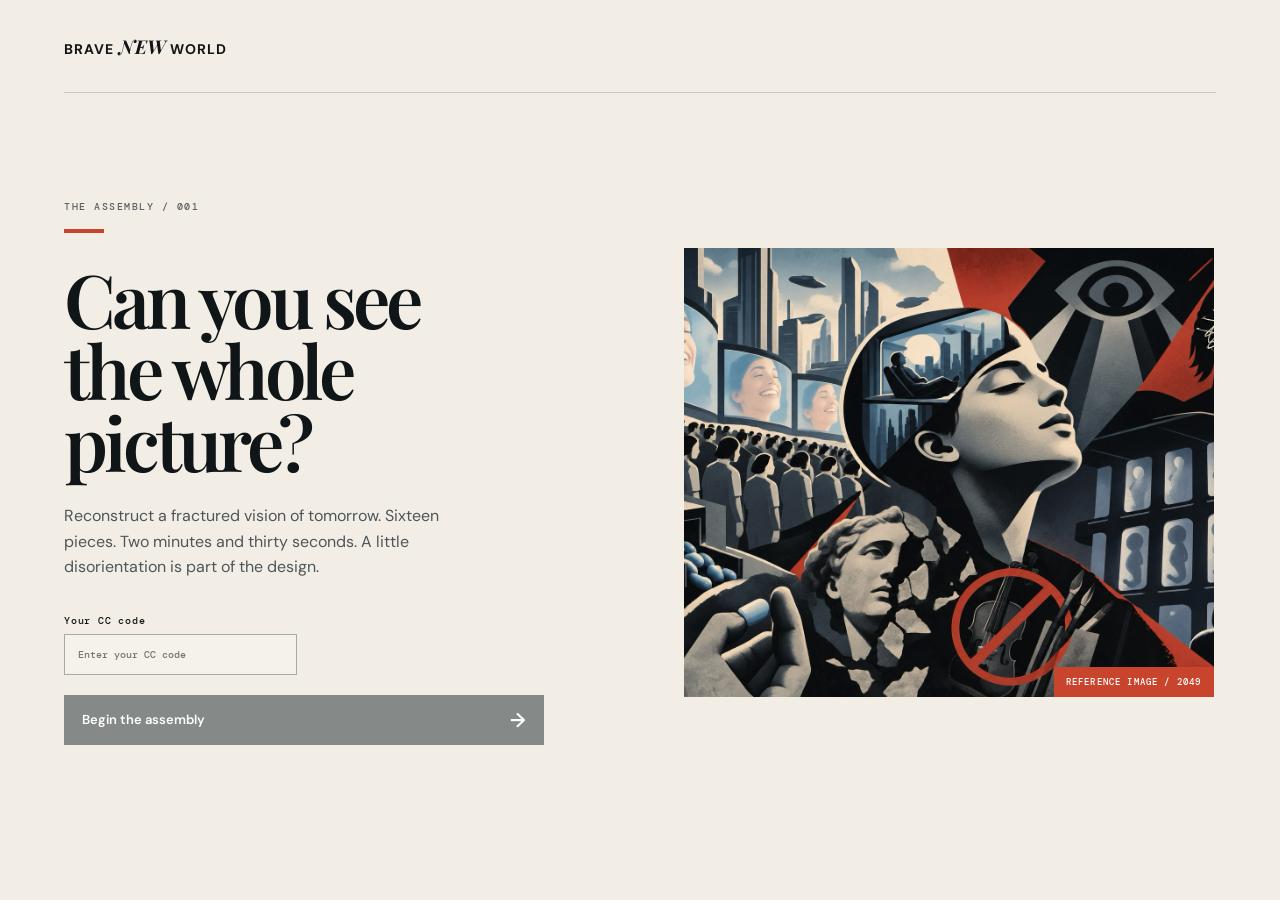
<file: index.html>
<!doctype html>
<html lang="en">
  <head>
    <meta charset="UTF-8" />
    <meta name="viewport" content="width=device-width, initial-scale=1.0" />
    <title>Brave New World — Puzzle</title>
    <link rel="preconnect" href="https://fonts.googleapis.com" />
    <link rel="preconnect" href="https://fonts.gstatic.com" crossorigin />
    <link href="https://fonts.googleapis.com/css2?family=DM+Mono:wght@400;500&family=DM+Sans:wght@400;500;600;700&family=Playfair+Display:ital,wght@0,600;0,700;1,600&display=swap" rel="stylesheet" />
    <link rel="stylesheet" href="styles.css" />
  </head>
  <body>
    <main class="app-shell">
      <header class="site-header">
        <a class="brand" href="#" aria-label="Brave New World home">BRAVE <em>NEW</em> WORLD</a>
      </header>

      <section class="screen intro-screen active" id="introScreen">
        <div class="intro-copy">
          <p class="eyebrow">THE ASSEMBLY / 001</p>
          <h1>Can you see<br />the whole picture?</h1>
          <p class="lede">Reconstruct a fractured vision of tomorrow. Sixteen pieces. Two minutes and thirty seconds. A little disorientation is part of the design.</p>
          <form id="playerForm" class="player-form">
            <label><span>Your CC code</span><input id="playerName" required maxlength="32" placeholder="Enter your CC code" autocomplete="off" /></label>
            <button class="primary-button" id="startButton" type="submit" disabled>Begin the assembly <span>→</span></button>
          </form>
        </div>
        <div class="hero-image-wrap">
          <img src="assets/brave-new-world.png" alt="Brave New World artwork: a futuristic surreal collage" />
          <div class="image-caption">REFERENCE IMAGE / 2049</div>
        </div>
      </section>

      <section class="screen game-screen" id="gameScreen">
        <div class="game-topline">
          <div><p class="eyebrow">PLAYER</p><strong id="playerDisplay"></strong></div>
          <div class="timer-wrap"><p class="eyebrow">TIME REMAINING</p><strong class="timer" id="timer">03:00</strong></div>
        </div>
        <div class="game-layout">
          <aside class="reference-card">
            <p class="eyebrow">THE COMPLETE VISION</p>
            <img src="assets/brave-new-world.png" alt="Reference for the completed puzzle" />
            <p>Drag pieces into the frame. Tap or click a piece to rotate it.</p>
          </aside>
          <section class="puzzle-area">
            <div class="puzzle-toolbar"><span id="pieceCount">16 pieces remaining</span></div>
            <div class="puzzle-board" id="puzzleBoard" aria-label="Puzzle board"></div>
            <div class="piece-tray" id="pieceTray" aria-label="Puzzle pieces"></div>
            <div class="action-row"><p id="gameStatus">Place every piece, then submit your solution.</p><button class="primary-button" id="submitPuzzle">Submit solution <span>→</span></button></div>
          </section>
        </div>
      </section>

      <section class="screen result-screen" id="resultScreen">
        <div class="confetti" id="confetti"></div>
        <p class="eyebrow">ASSEMBLY COMPLETE</p>
        <h2>10 points<br /><em>received.</em></h2>
        <p class="result-note">You restored the picture. The record has been entered into the archive.</p>
        <div class="result-stats"><div><span>PLAYER</span><strong id="resultName"></strong></div><div><span>YOUR TIME</span><strong id="resultTime"></strong></div></div>
      </section>

      <section class="screen leaderboard-screen" id="leaderboardScreen">
        <div class="leaderboard-heading"><div><p class="eyebrow">THE ARCHIVE</p><h2>Fastest<br /><em>assemblies.</em></h2></div><button class="quiet-button" id="backHome">← Back home</button></div>
        <div class="leaderboard-table"><div class="table-head"><span>RANK</span><span>PLAYER</span><span>TIME</span><span>POINTS</span></div><div id="leaderboardRows"></div></div>
      </section>
    </main>
    <div class="toast" id="toast"></div>
    <script src="config.js"></script>
    <script src="app.js"></script>
  </body>
</html>
</file>
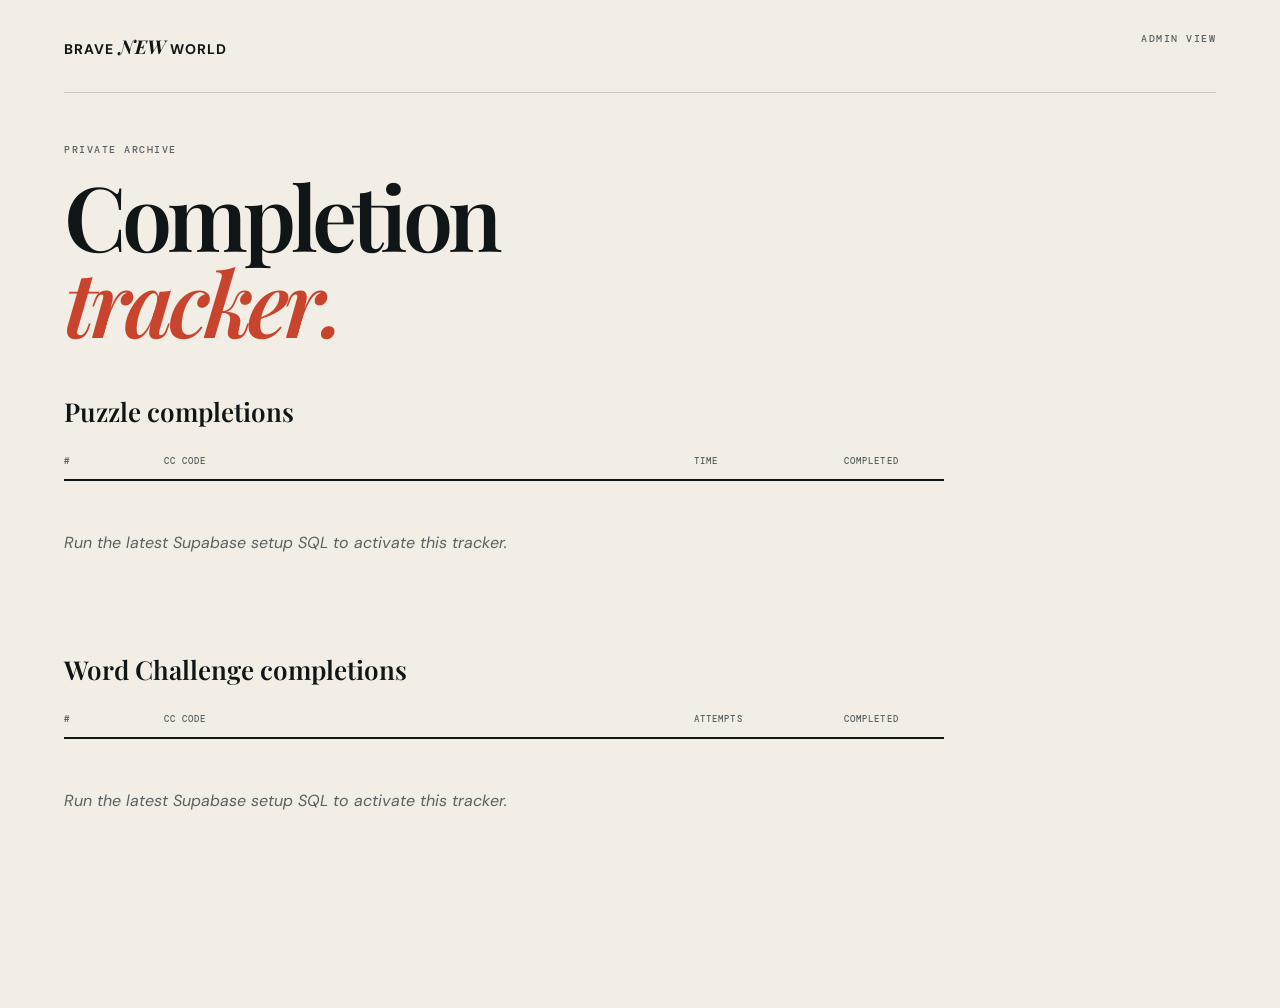
<file: admin-leaderboard.html>
<!doctype html>
<html lang="en"><head><meta charset="UTF-8" /><meta name="viewport" content="width=device-width, initial-scale=1.0" /><title>Admin Leaderboard — Brave New World</title><link rel="preconnect" href="https://fonts.googleapis.com" /><link rel="preconnect" href="https://fonts.gstatic.com" crossorigin /><link href="https://fonts.googleapis.com/css2?family=DM+Mono:wght@400;500&family=DM+Sans:wght@400;500;600;700&family=Playfair+Display:ital,wght@0,600;0,700;1,600&display=swap" rel="stylesheet" /><link rel="stylesheet" href="styles.css" /></head>
<body><main class="app-shell"><header class="site-header"><span class="brand">BRAVE <em>NEW</em> WORLD</span><span class="eyebrow">ADMIN VIEW</span></header><section class="leaderboard-screen standalone active"><div class="leaderboard-heading"><div><p class="eyebrow">PRIVATE ARCHIVE</p><h2>Completion<br /><em>tracker.</em></h2></div></div><div class="admin-track"><h3>Puzzle completions</h3><div class="leaderboard-table"><div class="table-head"><span>#</span><span>CC CODE</span><span>TIME</span><span>COMPLETED</span></div><div id="puzzleRows"><p class="empty-row">Loading…</p></div></div></div><div class="admin-track"><h3>Word Challenge completions</h3><div class="leaderboard-table"><div class="table-head"><span>#</span><span>CC CODE</span><span>ATTEMPTS</span><span>COMPLETED</span></div><div id="wordleRows"><p class="empty-row">Loading…</p></div></div></div></section></main><script src="config.js"></script><script src="admin-tracker.js"></script></body></html>
</file>
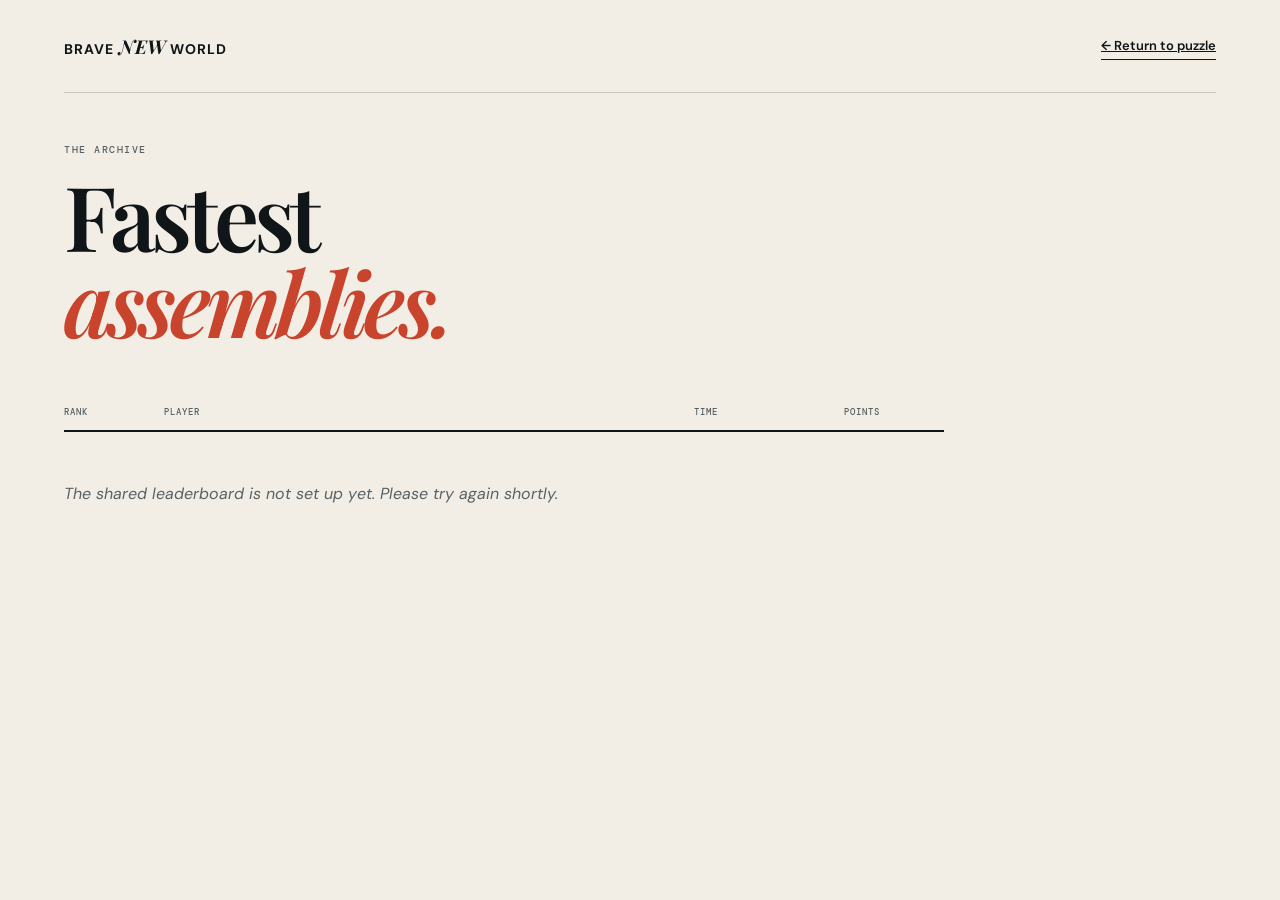
<file: leaderboard.html>
<!doctype html>
<html lang="en"><head><meta charset="UTF-8" /><meta name="viewport" content="width=device-width, initial-scale=1.0" /><title>Leaderboard — Brave New World</title><link rel="preconnect" href="https://fonts.googleapis.com" /><link rel="preconnect" href="https://fonts.gstatic.com" crossorigin /><link href="https://fonts.googleapis.com/css2?family=DM+Mono:wght@400;500&family=DM+Sans:wght@400;500;600;700&family=Playfair+Display:ital,wght@0,600;0,700;1,600&display=swap" rel="stylesheet" /><link rel="stylesheet" href="styles.css" /></head>
<body><main class="app-shell"><header class="site-header"><a class="brand" href="index.html">BRAVE <em>NEW</em> WORLD</a><a class="leaderboard-link" href="index.html">← Return to puzzle</a></header><section class="leaderboard-screen standalone active"><div class="leaderboard-heading"><div><p class="eyebrow">THE ARCHIVE</p><h2>Fastest<br /><em>assemblies.</em></h2></div></div><div class="leaderboard-table"><div class="table-head"><span>RANK</span><span>PLAYER</span><span>TIME</span><span>POINTS</span></div><div id="leaderboardRows"><p class="empty-row">Loading the archive…</p></div></div></section></main><script src="config.js"></script><script src="leaderboard.js"></script></body></html>
</file>
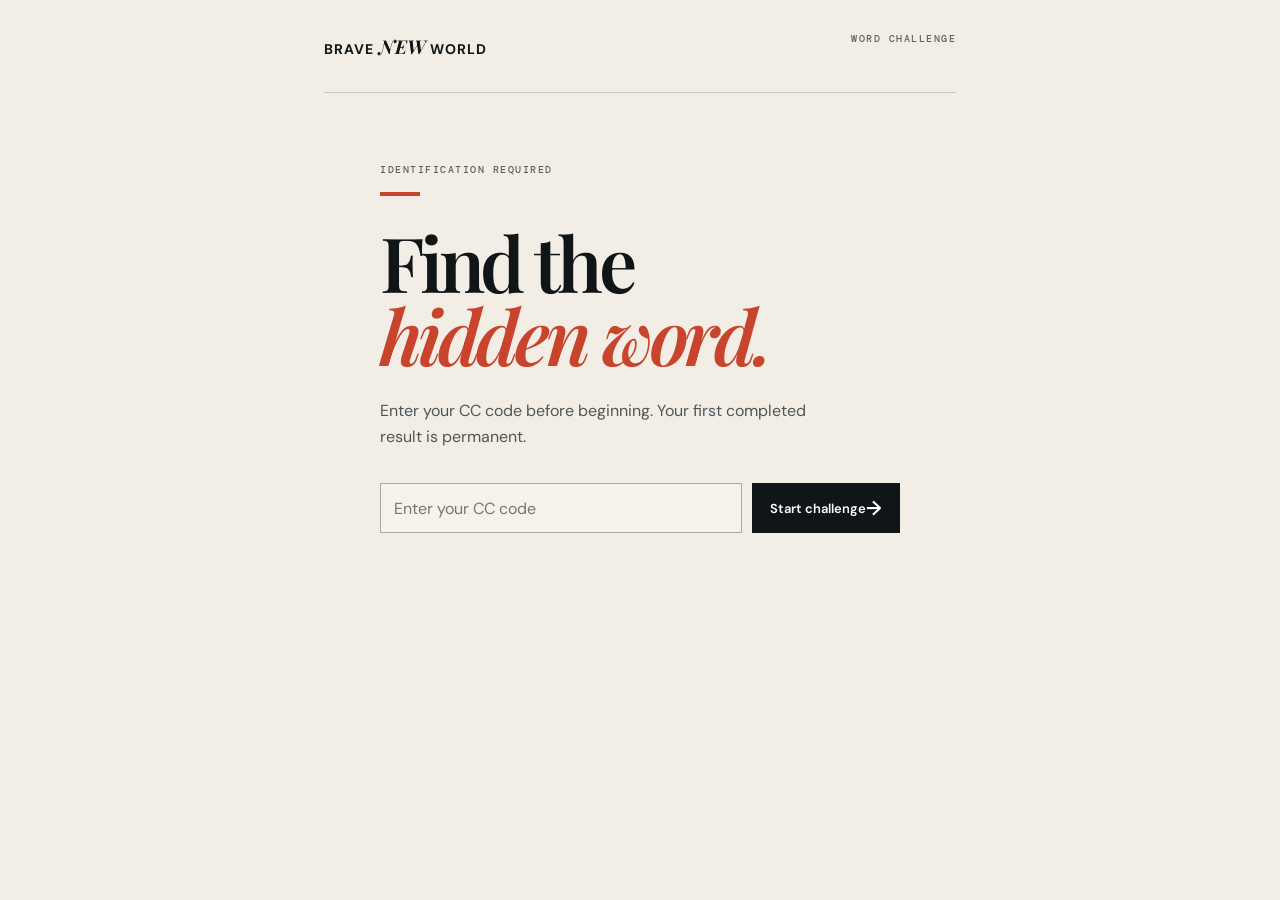
<file: wordle.html>
<!doctype html>
<html lang="en"><head><meta charset="UTF-8" /><meta name="viewport" content="width=device-width, initial-scale=1.0" /><title>Word Challenge — Brave New World</title><link rel="preconnect" href="https://fonts.googleapis.com" /><link rel="preconnect" href="https://fonts.gstatic.com" crossorigin /><link href="https://fonts.googleapis.com/css2?family=DM+Mono:wght@400;500&family=DM+Sans:wght@400;500;600;700&family=Playfair+Display:ital,wght@0,600;0,700;1,600&display=swap" rel="stylesheet" /><link rel="stylesheet" href="styles.css" /></head>
<body><main class="app-shell wordle-shell"><header class="site-header"><span class="brand">BRAVE <em>NEW</em> WORLD</span><span class="eyebrow">WORD CHALLENGE</span></header><section class="wordle-entry" id="wordleEntry"><p class="eyebrow">IDENTIFICATION REQUIRED</p><h1>Find the<br /><em>hidden word.</em></h1><p class="lede">Enter your CC code before beginning. Your first completed result is permanent.</p><form id="ccForm" class="cc-form"><input id="ccCode" required maxlength="32" placeholder="Enter your CC code" autocomplete="off" /><button class="primary-button" type="submit">Start challenge <span>→</span></button></form></section><section class="wordle-game" id="wordleGame" hidden><div class="wordle-meta"><p class="eyebrow">CC CODE: <strong id="ccDisplay"></strong></p><p class="eyebrow">ATTEMPT <strong id="attemptDisplay">1</strong></p></div><div class="word-grid" id="wordGrid" aria-label="Word puzzle"></div><div class="word-keyboard" id="keyboard"></div><p class="word-status" id="wordStatus">Type a six-letter word.</p></section><section class="wordle-result" id="wordleResult" hidden><p class="eyebrow">CHALLENGE COMPLETE</p><h2 id="resultHeading">First result<br /><em>recorded.</em></h2><p class="result-note" id="resultNote"></p><div class="result-stats"><div><span>CC CODE</span><strong id="resultCode"></strong></div><div><span>ATTEMPTS</span><strong id="resultAttempts"></strong></div></div></section></main><script src="config.js"></script><script src="wordle.js"></script></body></html>
</file>
<file: styles.css>
:root { --ink:#101518; --paper:#f2eee5; --red:#c9442d; --blue:#9db8c4; --line:rgba(16,21,24,.18); --serif:'Playfair Display', Georgia, serif; --sans:'DM Sans',sans-serif; --mono:'DM Mono',monospace; }
* { box-sizing:border-box; } body { margin:0; background:var(--paper); color:var(--ink); font-family:var(--sans); } button,input { font:inherit; } button { cursor:pointer; } .app-shell { max-width:1440px; min-height:100vh; margin:auto; padding:0 5vw 48px; overflow:hidden; }
.site-header { height:93px; display:flex; align-items:center; justify-content:space-between; border-bottom:1px solid var(--line); } .brand { color:var(--ink); font-weight:700; font-size:14px; letter-spacing:.08em; text-decoration:none; } .brand em { font-family:var(--serif); font-size:19px; letter-spacing:0; } .leaderboard-link,.quiet-button { border:0; border-bottom:1px solid var(--ink); background:transparent; padding:5px 0; color:var(--ink); font-size:13px; font-weight:600; } .leaderboard-link span { font-size:17px; padding-left:5px; }
.screen { display:none; } .screen.active { display:flex; } .intro-screen { min-height:calc(100vh - 141px); align-items:center; gap:7vw; padding:48px 0; } .intro-copy { max-width:530px; flex:1; } .eyebrow { margin:0 0 16px; font:500 10px var(--mono); letter-spacing:.15em; color:#596164; } h1,h2 { font:600 clamp(48px,5.8vw,86px)/.96 var(--serif); letter-spacing:-.055em; margin:0; } h1:before { content:' '; display:block; width:40px; height:4px; background:var(--red); margin-bottom:30px; } h1 em,h2 em { color:var(--red); font-weight:600; } .lede { font-size:16px; line-height:1.6; max-width:430px; margin:26px 0 34px; color:#4d5658; }
.player-form { display:grid; grid-template-columns:1fr 1fr; gap:15px; max-width:480px; } .player-form label { display:grid; gap:7px; font:500 10px var(--mono); letter-spacing:.08em; } input { border:1px solid #a8aaa4; border-radius:0; background:rgba(255,255,255,.2); padding:13px; outline-color:var(--red); min-width:0; } .primary-button { align-items:center; justify-content:space-between; border:0; background:var(--ink); color:white; display:flex; padding:15px 18px; min-height:50px; font-weight:600; font-size:13px; transition:.2s; } .primary-button:hover { background:var(--red); transform:translateY(-2px); } .primary-button:disabled { background:#858987; cursor:not-allowed; transform:none; } .primary-button span { font-size:20px; line-height:10px; } .player-form .primary-button { grid-column:span 2; margin-top:5px; }
.hero-image-wrap { width:min(46%,600px); position:relative; } .hero-image-wrap img { width:100%; display:block; aspect-ratio:1.18; object-fit:cover; filter:saturate(.8) contrast(1.05); } .image-caption { position:absolute; bottom:0; right:0; padding:9px 12px; background:var(--red); color:white; font:500 9px var(--mono); letter-spacing:.13em; }
.game-screen { flex-direction:column; padding-top:28px; } .game-topline { display:flex; align-items:end; justify-content:space-between; border-bottom:1px solid var(--line); padding-bottom:20px; margin-bottom:25px; } .game-topline strong { font-size:15px; } .timer-wrap { text-align:center; margin-left:auto; margin-right:35px; } .timer-wrap .eyebrow { margin-bottom:4px; }.timer { font:500 27px var(--mono)!important; color:var(--red); letter-spacing:-.1em; }
.game-layout { display:grid; grid-template-columns:230px 1fr; gap:32px; } .reference-card { border-top:4px solid var(--red); padding-top:13px; align-self:start; } .reference-card .eyebrow { margin-bottom:10px; } .reference-card img { width:100%; aspect-ratio:1; object-fit:fill; }.reference-card p:last-child { color:#596164; font-size:12px; line-height:1.55; } kbd { font:500 10px var(--mono); border:1px solid var(--line); padding:1px 4px; color:var(--ink); }
.puzzle-area { min-width:0; }.puzzle-toolbar { display:flex; justify-content:space-between; align-items:center; margin-bottom:11px; font:500 11px var(--mono); color:#596164; }.rotate-button { border:1px solid var(--ink); background:transparent; padding:7px 12px; font-size:12px; font-weight:600; }.rotate-button:disabled { opacity:.35; cursor:not-allowed; }
.puzzle-board { position:relative; width:min(100%,650px); aspect-ratio:1; background:#263237; overflow:hidden; box-shadow:inset 0 0 0 2px var(--ink); } .puzzle-board:after { content:''; position:absolute; inset:0; background:repeating-linear-gradient(90deg,transparent 0 calc(25% - 1px),rgba(242,238,229,.35) calc(25% - 1px) 25%),repeating-linear-gradient(0deg,transparent 0 calc(25% - 1px),rgba(242,238,229,.35) calc(25% - 1px) 25%); pointer-events:none; opacity:.55; }
.piece-tray { width:min(100%,650px); min-height:128px; margin-top:18px; border-top:1px solid var(--line); display:flex; align-items:center; gap:7px; padding:16px 6px; flex-wrap:wrap; background:rgba(16,21,24,.035); }.piece { position:relative; width:92px; aspect-ratio:1; background-image:url('assets/brave-new-world.png'); background-size:400% 400%; cursor:grab; user-select:none; touch-action:none; border:1px solid rgba(242,238,229,.55); box-shadow:0 3px 8px #0004; transition:box-shadow .15s, outline .15s; z-index:2; }.piece:hover,.piece.selected { outline:3px solid var(--red); z-index:5; }.piece.dragging { cursor:grabbing; opacity:.9; z-index:20; }
.puzzle-board .piece { position:absolute; width:25%; height:25%; aspect-ratio:auto; margin:0; box-shadow:none; border:0; }.puzzle-board .piece.correct { outline:2px solid rgba(220,255,209,.8); } .action-row { display:flex; align-items:center; justify-content:space-between; width:min(100%,760px); gap:15px; margin-top:17px; }.action-row p { margin:0; color:#596164; font-size:12px; }.action-row .primary-button { min-width:170px; }.toast { display:none; position:fixed; left:50%; bottom:25px; transform:translateX(-50%); color:#fff; background:var(--red); padding:11px 16px; font-size:13px; z-index:99; }.toast.show { display:block; }
.result-screen { min-height:calc(100vh - 141px); flex-direction:column; align-items:center; justify-content:center; text-align:center; position:relative; }.result-screen .eyebrow { color:var(--red); }.result-screen h2 { font-size:clamp(62px,9vw,130px); }.result-note { max-width:400px; line-height:1.6; color:#596164; }.result-stats { display:flex; margin:26px 0; border-top:1px solid var(--line); border-bottom:1px solid var(--line); }.result-stats div { min-width:170px; padding:15px; }.result-stats div+div { border-left:1px solid var(--line); }.result-stats span { display:block; font:500 9px var(--mono); letter-spacing:.11em; color:#596164; margin-bottom:6px; }.result-stats strong { font-size:16px; }.result-actions { display:flex; gap:13px; align-items:center; }.confetti i { position:absolute; width:8px; height:15px; background:var(--red); animation:fall 2.8s linear infinite; opacity:0; }@keyframes fall { 0% { transform:translateY(-20vh) rotate(0);opacity:1 } 100% { transform:translateY(110vh) rotate(530deg);opacity:0 } }
.leaderboard-screen { padding:50px 0; flex-direction:column; }.leaderboard-screen.standalone { display:flex; }.leaderboard-heading { display:flex; justify-content:space-between; align-items:start; margin-bottom:50px; }.leaderboard-heading h2 { font-size:clamp(58px,7vw,100px); }.leaderboard-table { max-width:880px; width:100%; }.table-head,.leaderboard-row { display:grid; grid-template-columns:100px 1fr 150px 100px; align-items:center; }.table-head { padding:12px 0; border-bottom:2px solid var(--ink); color:#596164; font:500 9px var(--mono); letter-spacing:.12em; }.leaderboard-row { min-height:72px; border-bottom:1px solid var(--line); font-size:15px; }.leaderboard-row .rank { font:600 22px var(--serif); color:var(--red); }.leaderboard-row .time { font:500 16px var(--mono); }.empty-row { padding:35px 0; color:#596164; font-style:italic; }
@media (max-width:700px) { .app-shell{padding:0 20px 30px}.site-header{height:70px}.intro-screen{flex-direction:column;align-items:stretch;padding-top:40px;gap:35px}.hero-image-wrap{width:100%;order:-1}.intro-copy{max-width:none}h1{font-size:53px}.game-layout{grid-template-columns:1fr}.reference-card{display:grid;grid-template-columns:100px 1fr;column-gap:15px}.reference-card .eyebrow{grid-column:span 2}.reference-card p:last-child{margin:0}.puzzle-board{width:100%;}.piece-tray{min-height:112px;gap:5px}.piece{width:calc((100vw - 62px) / 4)}.game-topline{align-items:center}.timer-wrap{margin-right:12px}.game-topline .quiet-button{display:none}.action-row{align-items:start;flex-direction:column}.action-row .primary-button{width:100%}.leaderboard-row,.table-head{grid-template-columns:50px 1fr 90px}.leaderboard-row>*:last-child,.table-head>*:last-child{display:none}.result-actions{flex-direction:column}.result-actions .primary-button{width:100%} }
.wordle-shell { max-width:760px; }.wordle-entry,.wordle-game,.wordle-result { max-width:520px; margin:70px auto; }.wordle-entry h1 { font-size:clamp(48px,8vw,76px); }.cc-form { display:flex; gap:10px; }.cc-form input { flex:1; }.wordle-meta { display:flex; justify-content:space-between; }.word-grid { width:min(100%,420px); max-height:min(55vh,520px); overflow-y:auto; display:grid; grid-template-columns:repeat(6,1fr); gap:6px; margin:28px auto; padding-right:4px; }.word-tile { aspect-ratio:1; border:2px solid #b4b4ac; display:grid; place-items:center; font-size:26px; font-weight:700; }.word-tile.exact,.word-key.exact { background:#4e7664; border-color:#4e7664; color:#fff; }.word-tile.present,.word-key.present { background:#c49c47; border-color:#c49c47; color:#fff; }.word-tile.absent,.word-key.absent { background:#5b6262; border-color:#5b6262; color:#fff; }.word-keyboard { display:grid; gap:7px; }.key-line { display:flex; justify-content:center; gap:5px; }.word-key { border:0; border-radius:3px; background:#d3d1c9; min-width:30px; height:45px; font-weight:700; }.word-key.wide { padding:0 10px; font-size:11px; }.word-status { text-align:center; color:#596164; font-size:13px; min-height:20px; }.wordle-result { text-align:center; }.wordle-result h2 { font-size:clamp(52px,8vw,86px); }.wordle-result .result-stats { justify-content:center; } @media (max-width:500px) { .wordle-entry,.wordle-game,.wordle-result { margin:42px auto; }.cc-form { flex-direction:column; }.word-key { min-width:0; flex:1; }.word-key.wide { flex:1.5; } }
.admin-track { margin:0 0 48px; }.admin-track h3 { margin:0 0 14px; font:600 26px var(--serif); }
</file>
